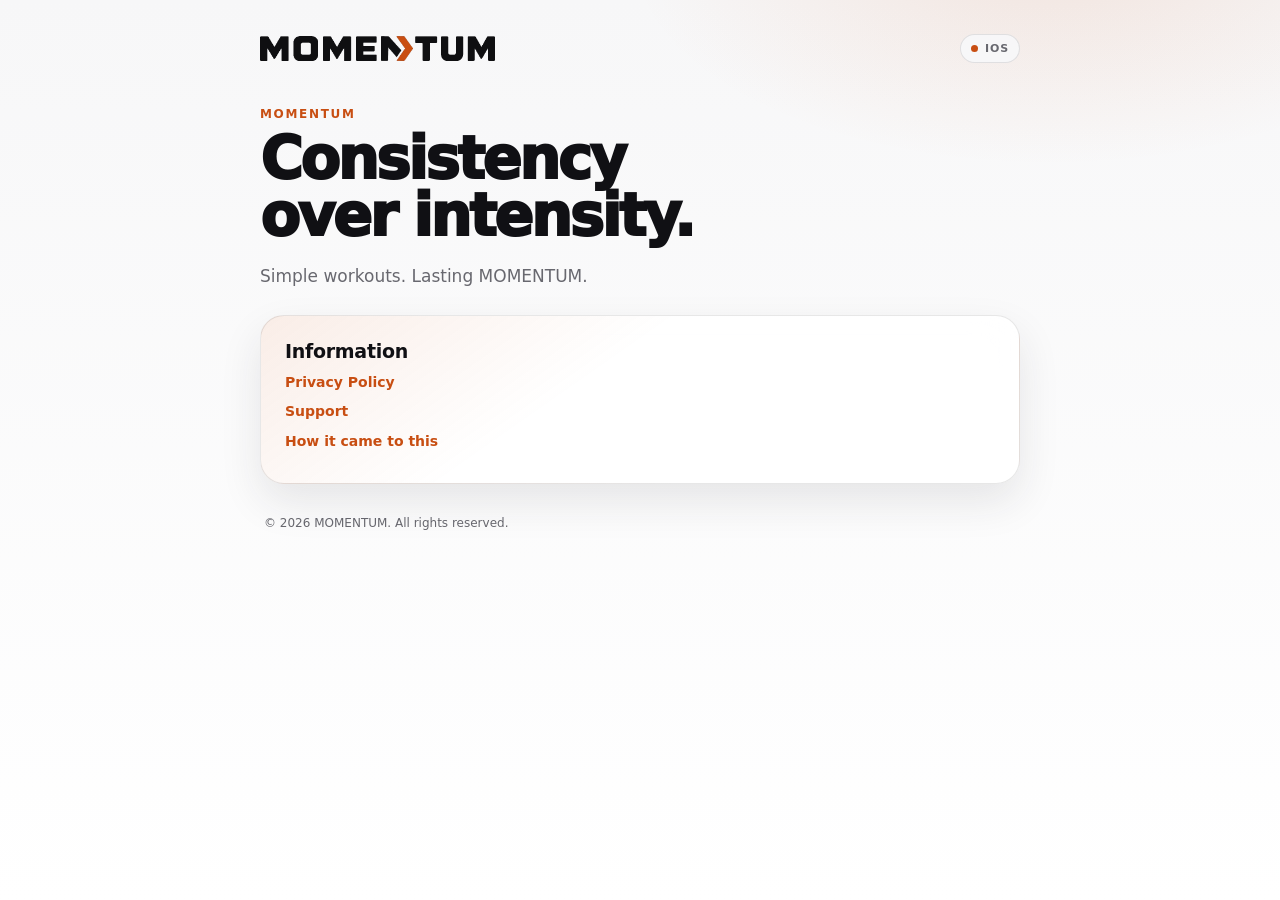
<file: index.html>
<!doctype html><html lang="en-GB"><head>
<meta charset="utf-8"><meta name="viewport" content="width=device-width,initial-scale=1">
<meta name="theme-color" content="#0b0b0d">
<title>MOMENTUM</title><link rel="stylesheet" href="assets/site.css"></head>
<body><main class="shell">
<header class="topbar">
<img class="wordmark dark" src="assets/momentum-wordmark-dark.png" alt="MOMENTUM">
<img class="wordmark light" src="assets/momentum-wordmark-light.png" alt="MOMENTUM">
<span class="badge">iOS</span></header>
<section class="hero"><div class="kicker">MOMENTUM</div><h1>Consistency<br>over intensity.</h1>
<p>Simple workouts. Lasting MOMENTUM.</p></section>
<section class="card"><h2>Information</h2><p><a href="privacy/">Privacy Policy</a></p><p><a href="support/">Support</a></p><p><a href="story/">How it came to this</a></p></section>
<footer class="footer"><div>© 2026 MOMENTUM. All rights reserved.</div></footer>
</main></body></html>
</file>
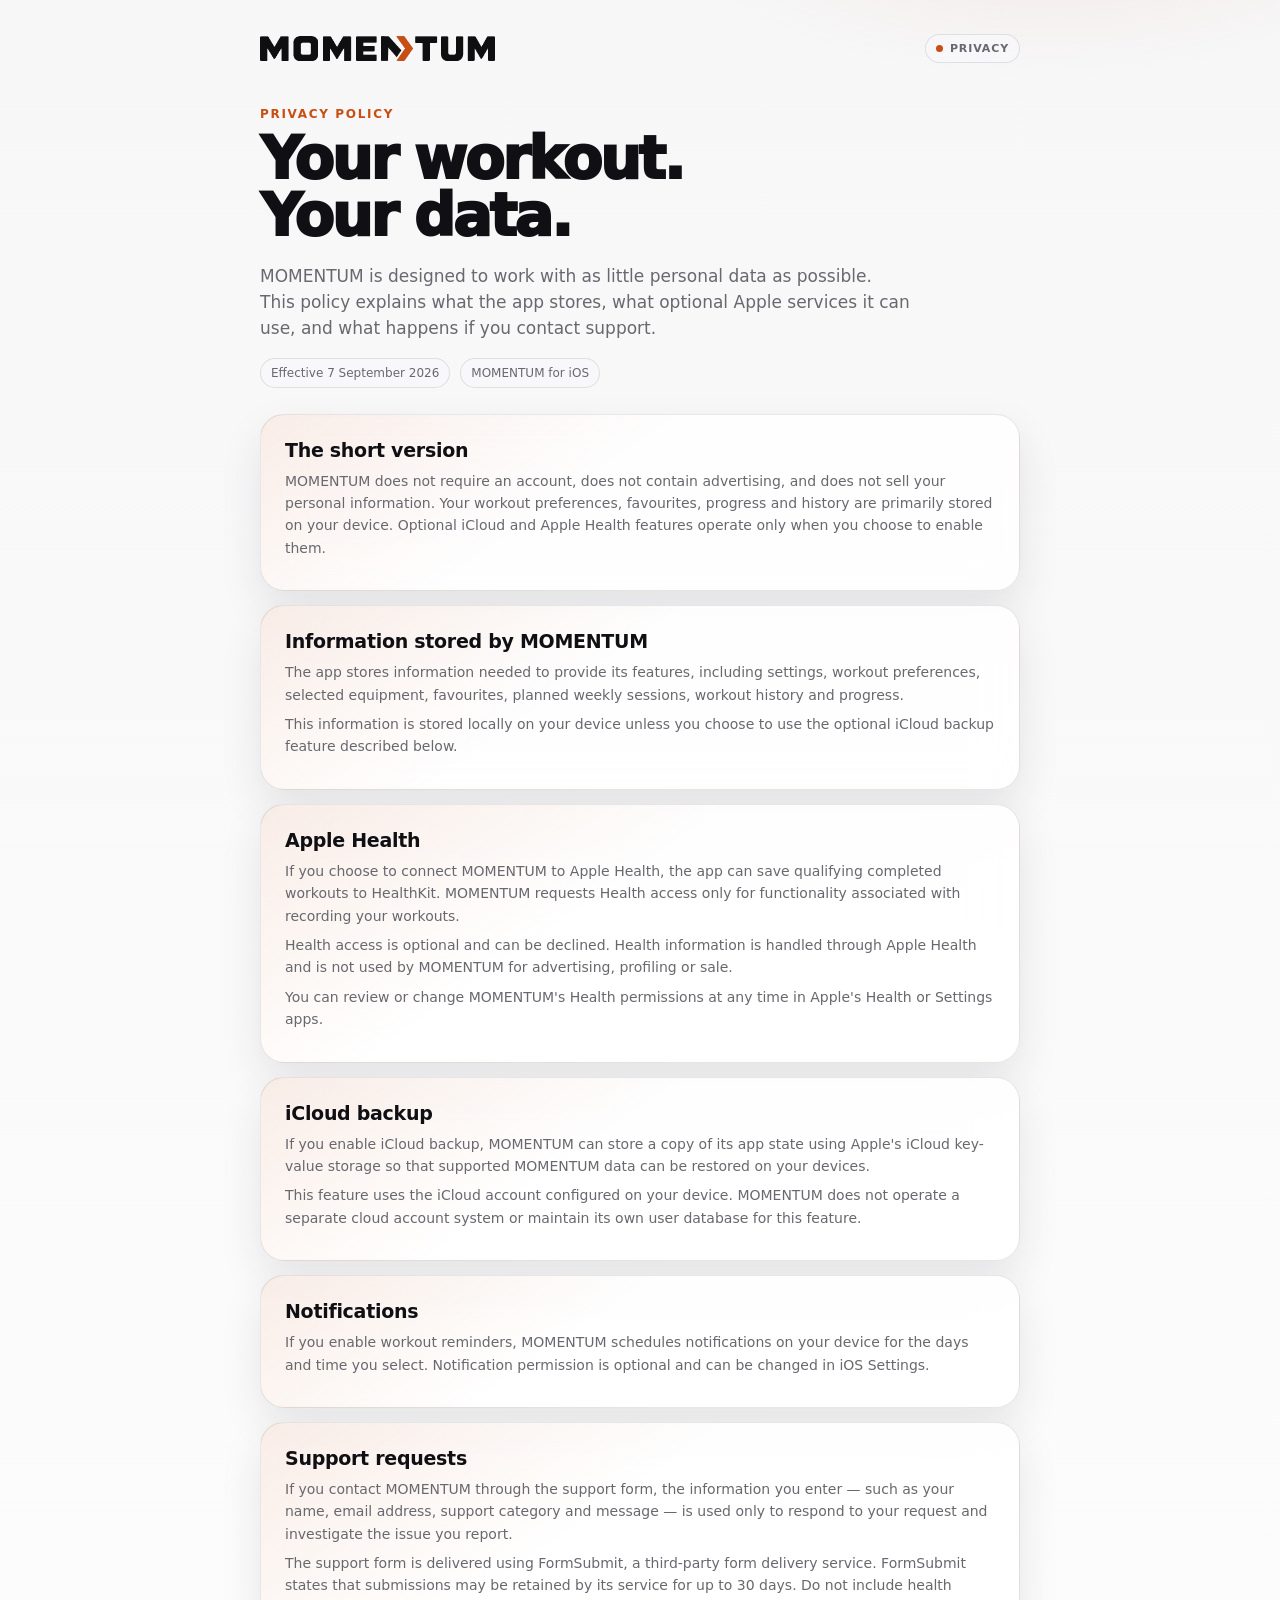
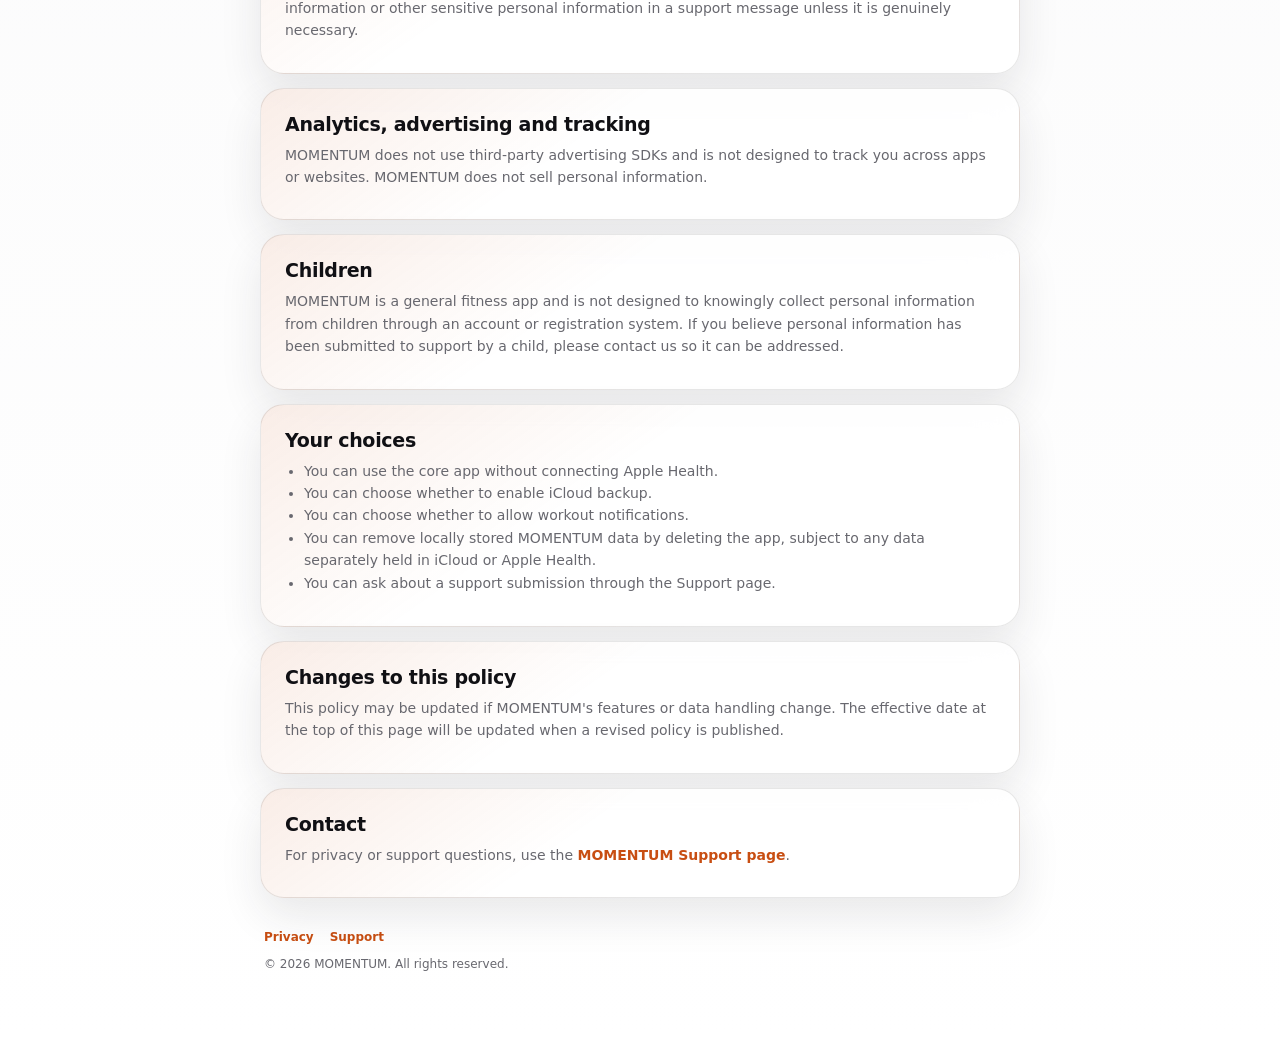
<file: privacy/index.html>
<!doctype html>
<html lang="en-GB">
<head>
<meta charset="utf-8">
<meta name="viewport" content="width=device-width,initial-scale=1,viewport-fit=cover">
<meta name="theme-color" content="#0b0b0d" media="(prefers-color-scheme: dark)">
<meta name="theme-color" content="#f7f7f8" media="(prefers-color-scheme: light)">
<title>Privacy Policy — MOMENTUM</title>
<meta name="description" content="Privacy Policy for the MOMENTUM iOS app.">
<link rel="stylesheet" href="../assets/site.css">
</head>
<body><main class="shell">
<header class="topbar">
  <a href="../" aria-label="MOMENTUM home">
    <img class="wordmark dark" src="../assets/momentum-wordmark-dark.png" alt="MOMENTUM">
    <img class="wordmark light" src="../assets/momentum-wordmark-light.png" alt="MOMENTUM">
  </a>
  <span class="badge">Privacy</span>
</header>

<section class="hero">
  <div class="kicker">Privacy Policy</div>
  <h1>Your workout.<br>Your data.</h1>
  <p>MOMENTUM is designed to work with as little personal data as possible. This policy explains what the app stores, what optional Apple services it can use, and what happens if you contact support.</p>
  <div class="meta"><span>Effective 7 September 2026</span><span>MOMENTUM for iOS</span></div>
</section>

<section class="card">
  <h2>The short version</h2>
  <p>MOMENTUM does not require an account, does not contain advertising, and does not sell your personal information. Your workout preferences, favourites, progress and history are primarily stored on your device. Optional iCloud and Apple Health features operate only when you choose to enable them.</p>
</section>

<section class="card">
  <h2>Information stored by MOMENTUM</h2>
  <p>The app stores information needed to provide its features, including settings, workout preferences, selected equipment, favourites, planned weekly sessions, workout history and progress.</p>
  <p>This information is stored locally on your device unless you choose to use the optional iCloud backup feature described below.</p>
</section>

<section class="card">
  <h2>Apple Health</h2>
  <p>If you choose to connect MOMENTUM to Apple Health, the app can save qualifying completed workouts to HealthKit. MOMENTUM requests Health access only for functionality associated with recording your workouts.</p>
  <p>Health access is optional and can be declined. Health information is handled through Apple Health and is not used by MOMENTUM for advertising, profiling or sale.</p>
  <p>You can review or change MOMENTUM's Health permissions at any time in Apple's Health or Settings apps.</p>
</section>

<section class="card">
  <h2>iCloud backup</h2>
  <p>If you enable iCloud backup, MOMENTUM can store a copy of its app state using Apple's iCloud key-value storage so that supported MOMENTUM data can be restored on your devices.</p>
  <p>This feature uses the iCloud account configured on your device. MOMENTUM does not operate a separate cloud account system or maintain its own user database for this feature.</p>
</section>

<section class="card">
  <h2>Notifications</h2>
  <p>If you enable workout reminders, MOMENTUM schedules notifications on your device for the days and time you select. Notification permission is optional and can be changed in iOS Settings.</p>
</section>

<section class="card">
  <h2>Support requests</h2>
  <p>If you contact MOMENTUM through the support form, the information you enter — such as your name, email address, support category and message — is used only to respond to your request and investigate the issue you report.</p>
  <p>The support form is delivered using FormSubmit, a third-party form delivery service. FormSubmit states that submissions may be retained by its service for up to 30 days. Do not include health information or other sensitive personal information in a support message unless it is genuinely necessary.</p>
</section>

<section class="card">
  <h2>Analytics, advertising and tracking</h2>
  <p>MOMENTUM does not use third-party advertising SDKs and is not designed to track you across apps or websites. MOMENTUM does not sell personal information.</p>
</section>

<section class="card">
  <h2>Children</h2>
  <p>MOMENTUM is a general fitness app and is not designed to knowingly collect personal information from children through an account or registration system. If you believe personal information has been submitted to support by a child, please contact us so it can be addressed.</p>
</section>

<section class="card">
  <h2>Your choices</h2>
  <ul>
    <li>You can use the core app without connecting Apple Health.</li>
    <li>You can choose whether to enable iCloud backup.</li>
    <li>You can choose whether to allow workout notifications.</li>
    <li>You can remove locally stored MOMENTUM data by deleting the app, subject to any data separately held in iCloud or Apple Health.</li>
    <li>You can ask about a support submission through the Support page.</li>
  </ul>
</section>

<section class="card">
  <h2>Changes to this policy</h2>
  <p>This policy may be updated if MOMENTUM's features or data handling change. The effective date at the top of this page will be updated when a revised policy is published.</p>
</section>

<section class="card">
  <h2>Contact</h2>
  <p>For privacy or support questions, use the <a href="../support/">MOMENTUM Support page</a>.</p>
</section>

<footer class="footer">
  <div class="footer-links"><a href="../privacy/">Privacy</a><a href="../support/">Support</a></div>
  <div>© 2026 MOMENTUM. All rights reserved.</div>
</footer>
</main></body></html>
</file>
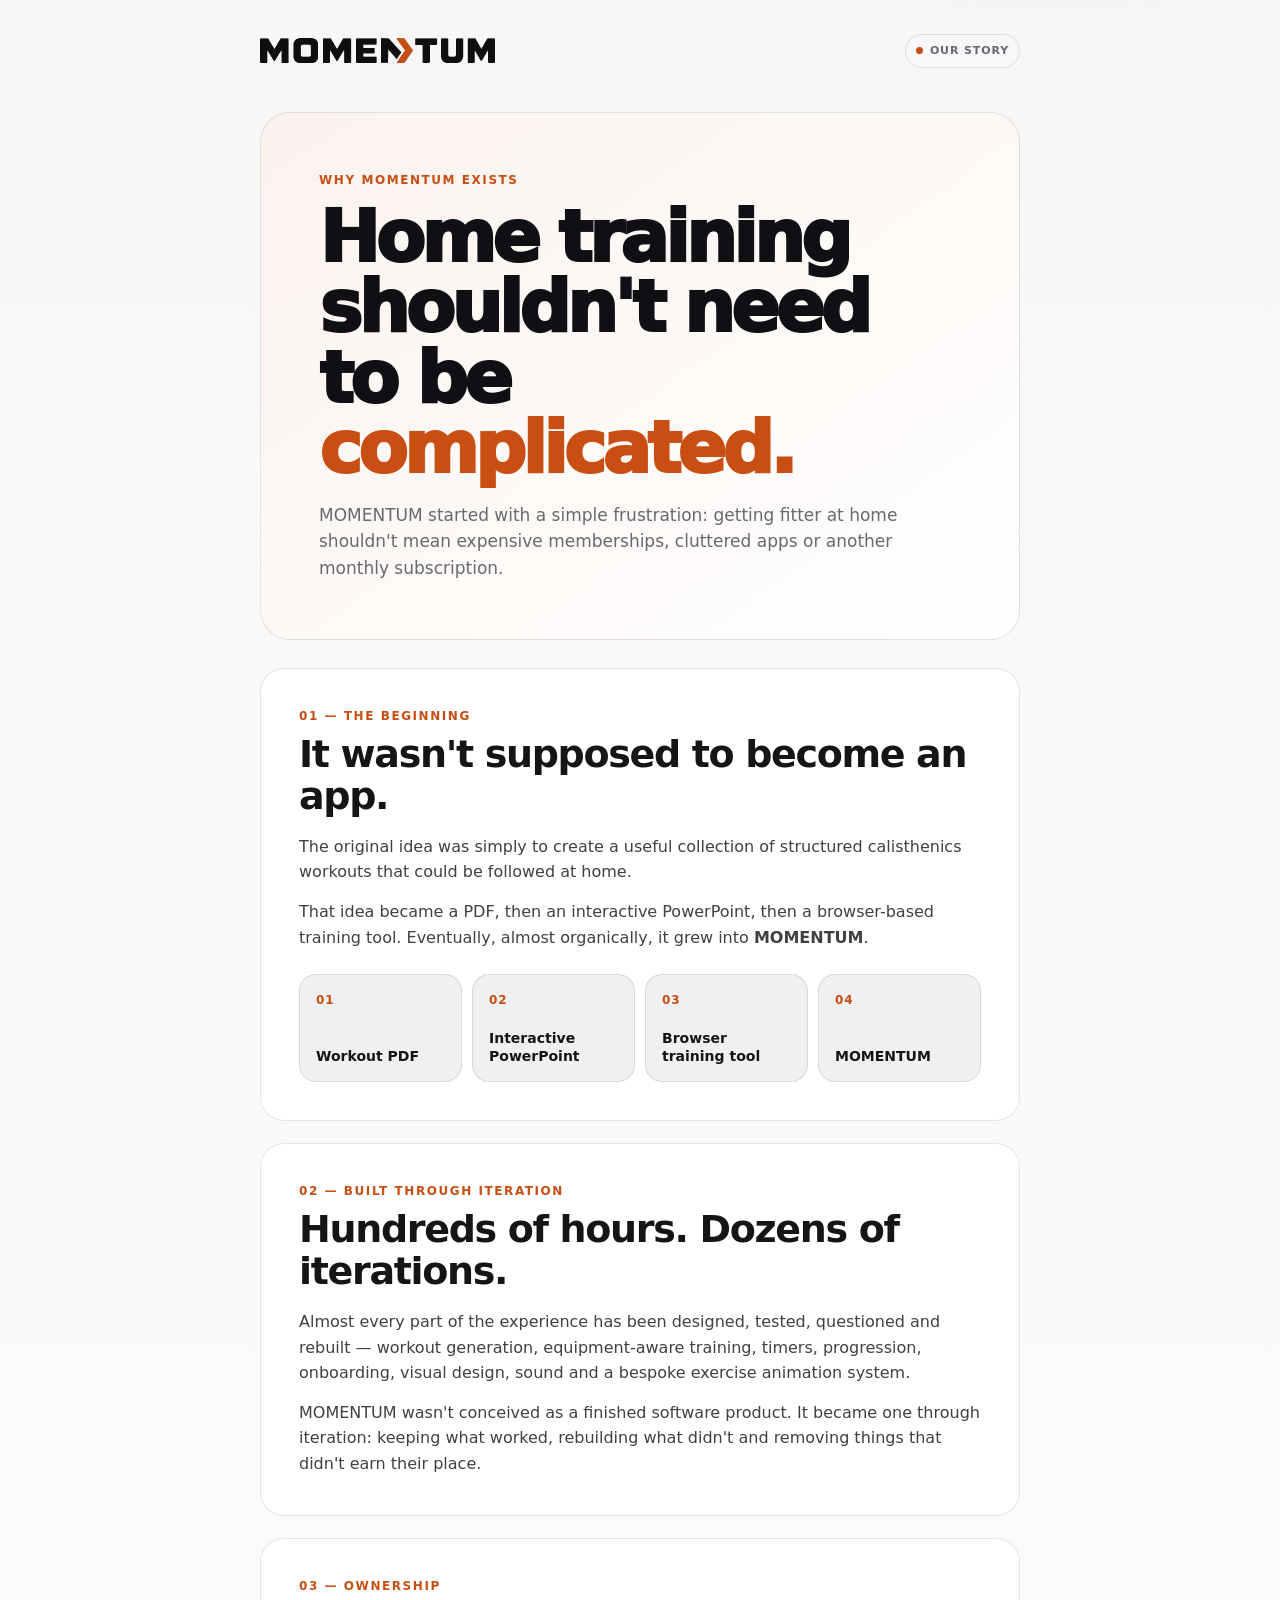
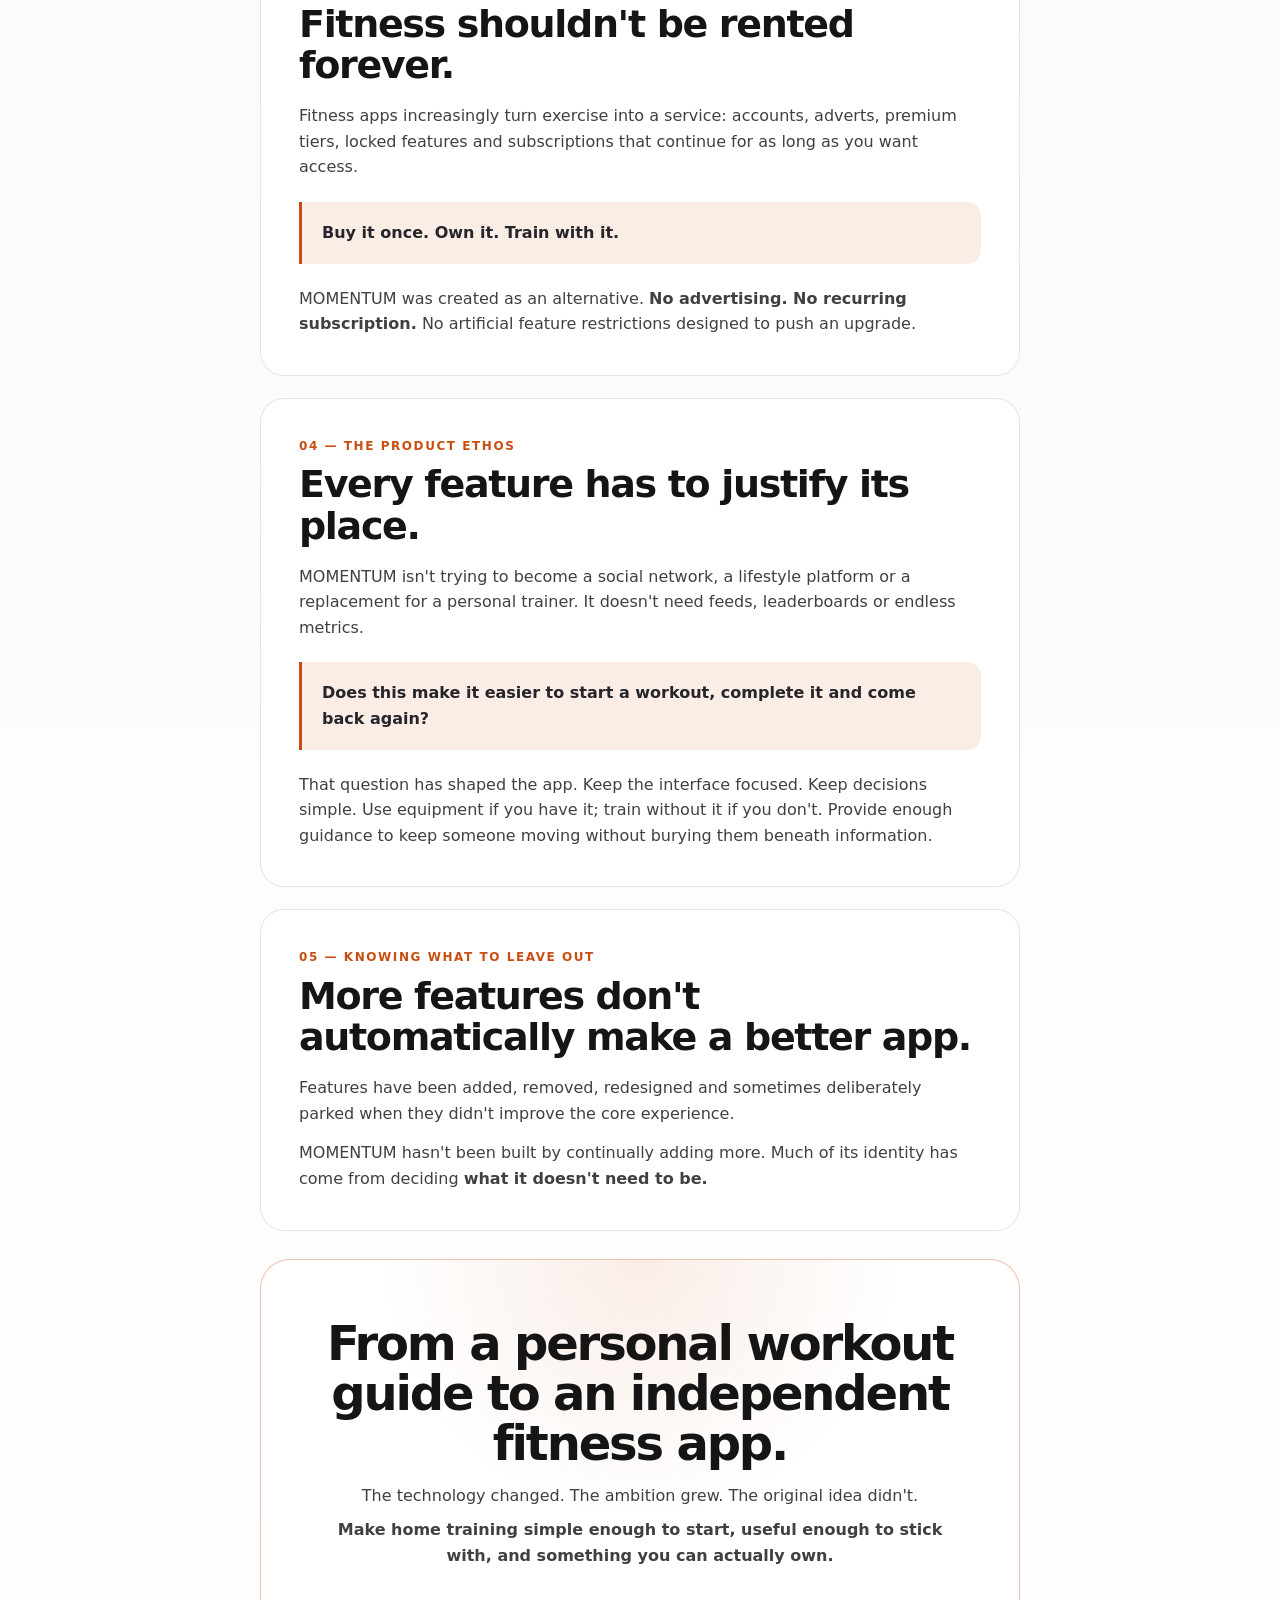
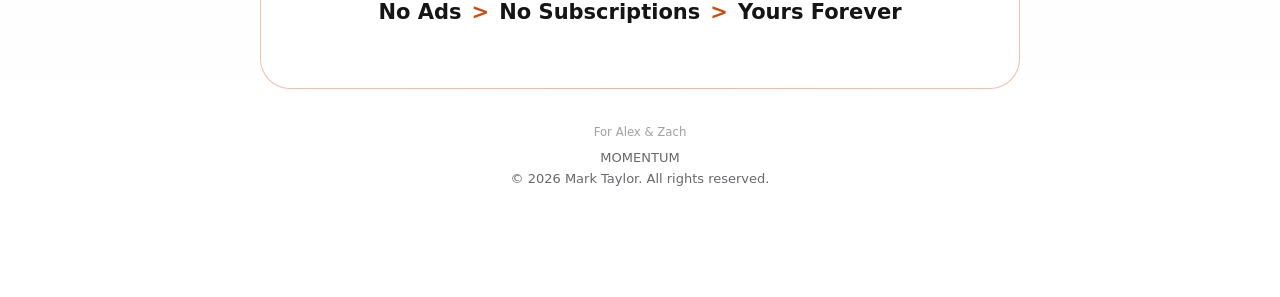
<file: story/index.html>
<!doctype html>
<html lang="en-GB">
<head>
  <meta charset="utf-8">
  <meta name="viewport" content="width=device-width,initial-scale=1,viewport-fit=cover">
<meta name="theme-color" content="#0b0b0d" media="(prefers-color-scheme: dark)">
<meta name="theme-color" content="#f7f7f8" media="(prefers-color-scheme: light)">
  <meta name="description" content="The story behind MOMENTUM — a simple home workout app with no ads and no subscriptions.">
  <title>How it came to this | MOMENTUM</title>

  <style>
    :root {
      color-scheme: light;

      --bg: #f7f7f8;
      --panel: #ffffff;
      --panel-soft: #f0f0f2;
      --text: #151515;
      --muted: #6f6f75;
      --body-text: #404044;
      --lead-text: #38383d;
      --line: rgba(0,0,0,.10);
      --header-bg: rgba(247,247,248,.80);
      --shadow: rgba(0,0,0,.08);
      --copper: #C84E12;
      --copper-soft: rgba(200,78,18,.10);
      --max: 920px;
    }

    @media (prefers-color-scheme: dark) {
      :root {
        color-scheme: dark;
        --bg: #070707;
        --panel: #111111;
        --panel-soft: #171717;
        --text: #f5f5f5;
        --muted: #a7a7a7;
        --body-text: #d1d1d1;
        --lead-text: #d5d5d5;
        --line: rgba(255,255,255,.10);
        --header-bg: rgba(7,7,7,.78);
        --shadow: rgba(0,0,0,.28);
        --copper-soft: rgba(200,78,18,.14);
      }
    }

    * { box-sizing: border-box; }

    html {
      background: var(--bg);
      scroll-behavior: smooth;
    }

    body {
      margin: 0;
      min-height: 100vh;
      background:
        radial-gradient(circle at 20% -10%, rgba(200,78,18,.12), transparent 34%),
        radial-gradient(circle at 90% 6%, rgba(200,78,18,.06), transparent 28%),
        var(--bg);
      color: var(--text);
      font-family: -apple-system, BlinkMacSystemFont, "Segoe UI", Roboto, Helvetica, Arial, sans-serif;
      line-height: 1.6;
      -webkit-font-smoothing: antialiased;
    }

    a { color: inherit; }

    @media (prefers-color-scheme: dark) {
    }

    nav {
      display: flex;
      align-items: center;
      gap: 18px;
      font-size: 14px;
      font-weight: 650;
      color: var(--muted);
    }

    nav a {
      text-decoration: none;
    }

    nav a:hover,
    nav a:focus-visible,
    nav a[aria-current="page"] {
      color: var(--text);
    }

    .eyebrow,
    .section-number {
      color: var(--copper);
      text-transform: uppercase;
      letter-spacing: .13em;
      font-size: 12px;
      font-weight: 850;
    }

    .hero {
      padding: clamp(28px, 6vw, 58px);
      border: 1px solid var(--line);
      border-radius: 30px;
      background:
        linear-gradient(145deg, rgba(200,78,18,.12), rgba(255,255,255,.025)),
        var(--panel);
      box-shadow: 0 24px 60px var(--shadow);
    }

    .hero h1 {
      max-width: 760px;
      margin: 12px 0 18px;
      font-size: clamp(42px, 7vw, 72px);
      line-height: .98;
      letter-spacing: -.055em;
    }

    .hero h1 span { color: var(--copper); }

    .lead {
      max-width: 690px;
      margin: 0;
      font-size: clamp(18px, 2.5vw, 22px);
      color: var(--lead-text);
      line-height: 1.5;
    }

    .story {
      display: grid;
      gap: 22px;
      margin-top: 28px;
    }

    .section {
      padding: clamp(24px, 4vw, 38px);
      border: 1px solid var(--line);
      border-radius: 24px;
      background: var(--panel);
    }

    .section h2 {
      margin: 8px 0 16px;
      font-size: clamp(26px, 4vw, 38px);
      line-height: 1.1;
      letter-spacing: -.035em;
    }

    .section p {
      margin: 0 0 14px;
      max-width: 760px;
      color: var(--body-text);
    }

    .section p:last-child { margin-bottom: 0; }

    .evolution {
      display: grid;
      grid-template-columns: repeat(4, 1fr);
      gap: 10px;
      margin-top: 24px;
    }

    .stage {
      min-height: 108px;
      padding: 16px;
      border-radius: 17px;
      border: 1px solid var(--line);
      background: var(--panel-soft);
      display: flex;
      flex-direction: column;
      justify-content: space-between;
      gap: 12px;
    }

    .stage span {
      color: var(--copper);
      font-size: 12px;
      font-weight: 900;
      letter-spacing: .08em;
    }

    .stage b {
      font-size: 14px;
      line-height: 1.25;
    }

    .principle,
    .question {
      margin: 22px 0;
      padding: 18px 20px;
      border-left: 3px solid var(--copper);
      border-radius: 0 14px 14px 0;
      background: var(--copper-soft);
    }

    .principle p,
    .question {
      color: var(--text);
      font-weight: 800;
    }

    .manifesto {
      margin-top: 28px;
      padding: clamp(34px, 6vw, 58px);
      border-radius: 30px;
      text-align: center;
      border: 1px solid rgba(200,78,18,.34);
      background:
        radial-gradient(circle at 50% 0%, rgba(200,78,18,.18), transparent 45%),
        var(--panel);
    }

    .manifesto .mark {
      width: 58px;
      height: 58px;
      object-fit: contain;
      margin-bottom: 14px;
    }

    .manifesto h2 {
      max-width: 700px;
      margin: 0 auto 14px;
      font-size: clamp(30px, 5vw, 48px);
      line-height: 1.05;
      letter-spacing: -.045em;
    }

    .manifesto p {
      max-width: 700px;
      margin: 9px auto;
      color: var(--body-text);
    }

    .promise {
      margin-top: 28px;
      display: flex;
      justify-content: center;
      align-items: center;
      flex-wrap: wrap;
      gap: 10px;
      font-size: clamp(16px, 2.8vw, 21px);
      font-weight: 900;
    }

    .promise .sep { color: var(--copper); }

    footer {
      padding: 34px 0 44px;
      color: var(--muted);
      font-size: 13px;
      text-align: center;
    }


    @media (prefers-color-scheme: light) {
      .hero {
        background:
          linear-gradient(145deg, rgba(200,78,18,.07), rgba(255,255,255,.72)),
          var(--panel);
      }

      .section {
        background: rgba(255,255,255,.92);
      }

      .manifesto {
        background:
          radial-gradient(circle at 50% 0%, rgba(200,78,18,.10), transparent 45%),
          var(--panel);
      }
    }


    @media (prefers-color-scheme: light) {
      html, body { background-color: #f7f7f8; color: #151515; }
      .section, .hero, .manifesto { color: #151515; }
    }

    @media (prefers-color-scheme: dark) {
      html, body { background-color: #070707; color: #f5f5f5; }
    }

    @media (max-width: 700px) {

      nav { gap: 12px; font-size: 13px; }

      main { padding-top: 34px; }

      .evolution { grid-template-columns: repeat(2, 1fr); }
    }

    @media (max-width: 480px) {

      nav a:first-child { display: none; }

      .hero,
      .manifesto { border-radius: 24px; }

      .section { border-radius: 20px; }

      .evolution { grid-template-columns: 1fr; }
    }
  </style>
<link rel="stylesheet" href="../assets/site.css">
</head>

<body><main class="shell">
<header class="topbar">
      <a href="../" aria-label="MOMENTUM home">
        <img class="wordmark dark" src="../assets/momentum-wordmark-dark.png" alt="MOMENTUM">
        <img class="wordmark light" src="../assets/momentum-wordmark-light.png" alt="MOMENTUM">
      </a>
      <span class="badge">Our Story</span>
    </header>
    <section class="hero">
      <div class="eyebrow">Why MOMENTUM exists</div>
      <h1>Home training shouldn't need to be <span>complicated.</span></h1>
      <p class="lead">
        MOMENTUM started with a simple frustration: getting fitter at home shouldn't
        mean expensive memberships, cluttered apps or another monthly subscription.
      </p>
    </section>

    <div class="story">
      <section class="section">
        <div class="section-number">01 — The beginning</div>
        <h2>It wasn't supposed to become an app.</h2>
        <p>
          The original idea was simply to create a useful collection of structured
          calisthenics workouts that could be followed at home.
        </p>
        <p>
          That idea became a PDF, then an interactive PowerPoint, then a browser-based
          training tool. Eventually, almost organically, it grew into <strong>MOMENTUM</strong>.
        </p>

        <div class="evolution" aria-label="MOMENTUM development evolution">
          <div class="stage"><span>01</span><b>Workout PDF</b></div>
          <div class="stage"><span>02</span><b>Interactive PowerPoint</b></div>
          <div class="stage"><span>03</span><b>Browser training tool</b></div>
          <div class="stage"><span>04</span><b>MOMENTUM</b></div>
        </div>
      </section>

      <section class="section">
        <div class="section-number">02 — Built through iteration</div>
        <h2>Hundreds of hours. Dozens of iterations.</h2>
        <p>
          Almost every part of the experience has been designed, tested, questioned
          and rebuilt — workout generation, equipment-aware training, timers,
          progression, onboarding, visual design, sound and a bespoke exercise
          animation system.
        </p>
        <p>
          MOMENTUM wasn't conceived as a finished software product. It became one
          through iteration: keeping what worked, rebuilding what didn't and removing
          things that didn't earn their place.
        </p>
      </section>

      <section class="section">
        <div class="section-number">03 — Ownership</div>
        <h2>Fitness shouldn't be rented forever.</h2>
        <p>
          Fitness apps increasingly turn exercise into a service: accounts, adverts,
          premium tiers, locked features and subscriptions that continue for as long
          as you want access.
        </p>

        <div class="principle">
          <p>Buy it once. Own it. Train with it.</p>
        </div>

        <p>
          MOMENTUM was created as an alternative. <strong>No advertising. No recurring
          subscription.</strong> No artificial feature restrictions designed to push
          an upgrade.
        </p>
      </section>

      <section class="section">
        <div class="section-number">04 — The product ethos</div>
        <h2>Every feature has to justify its place.</h2>
        <p>
          MOMENTUM isn't trying to become a social network, a lifestyle platform or a
          replacement for a personal trainer. It doesn't need feeds, leaderboards or
          endless metrics.
        </p>

        <div class="question">
          Does this make it easier to start a workout, complete it and come back again?
        </div>

        <p>
          That question has shaped the app. Keep the interface focused. Keep decisions
          simple. Use equipment if you have it; train without it if you don't. Provide
          enough guidance to keep someone moving without burying them beneath information.
        </p>
      </section>

      <section class="section">
        <div class="section-number">05 — Knowing what to leave out</div>
        <h2>More features don't automatically make a better app.</h2>
        <p>
          Features have been added, removed, redesigned and sometimes deliberately
          parked when they didn't improve the core experience.
        </p>
        <p>
          MOMENTUM hasn't been built by continually adding more. Much of its identity
          has come from deciding <strong>what it doesn't need to be.</strong>
        </p>
      </section>
    </div>

    <section class="manifesto">
      <h2>From a personal workout guide to an independent fitness app.</h2>
      <p>The technology changed. The ambition grew. The original idea didn't.</p>
      <p>
        <strong>
          Make home training simple enough to start, useful enough to stick with,
          and something you can actually own.
        </strong>
      </p>

      <div class="promise" aria-label="No Ads, No Subscriptions, Yours Forever">
        <span>No Ads</span>
        <span class="sep" aria-hidden="true">&gt;</span>
        <span>No Subscriptions</span>
        <span class="sep" aria-hidden="true">&gt;</span>
        <span>Yours Forever</span>
      </div>
    </section>
  <footer>
    <div class="wrap">
      <div style="opacity:.62;font-size:.9em;margin-bottom:6px;">For Alex &amp; Zach</div>
      MOMENTUM<br>
      © 2026 Mark Taylor. All rights reserved.
    </div>
  </footer>
</main></body>
</html>
</file>
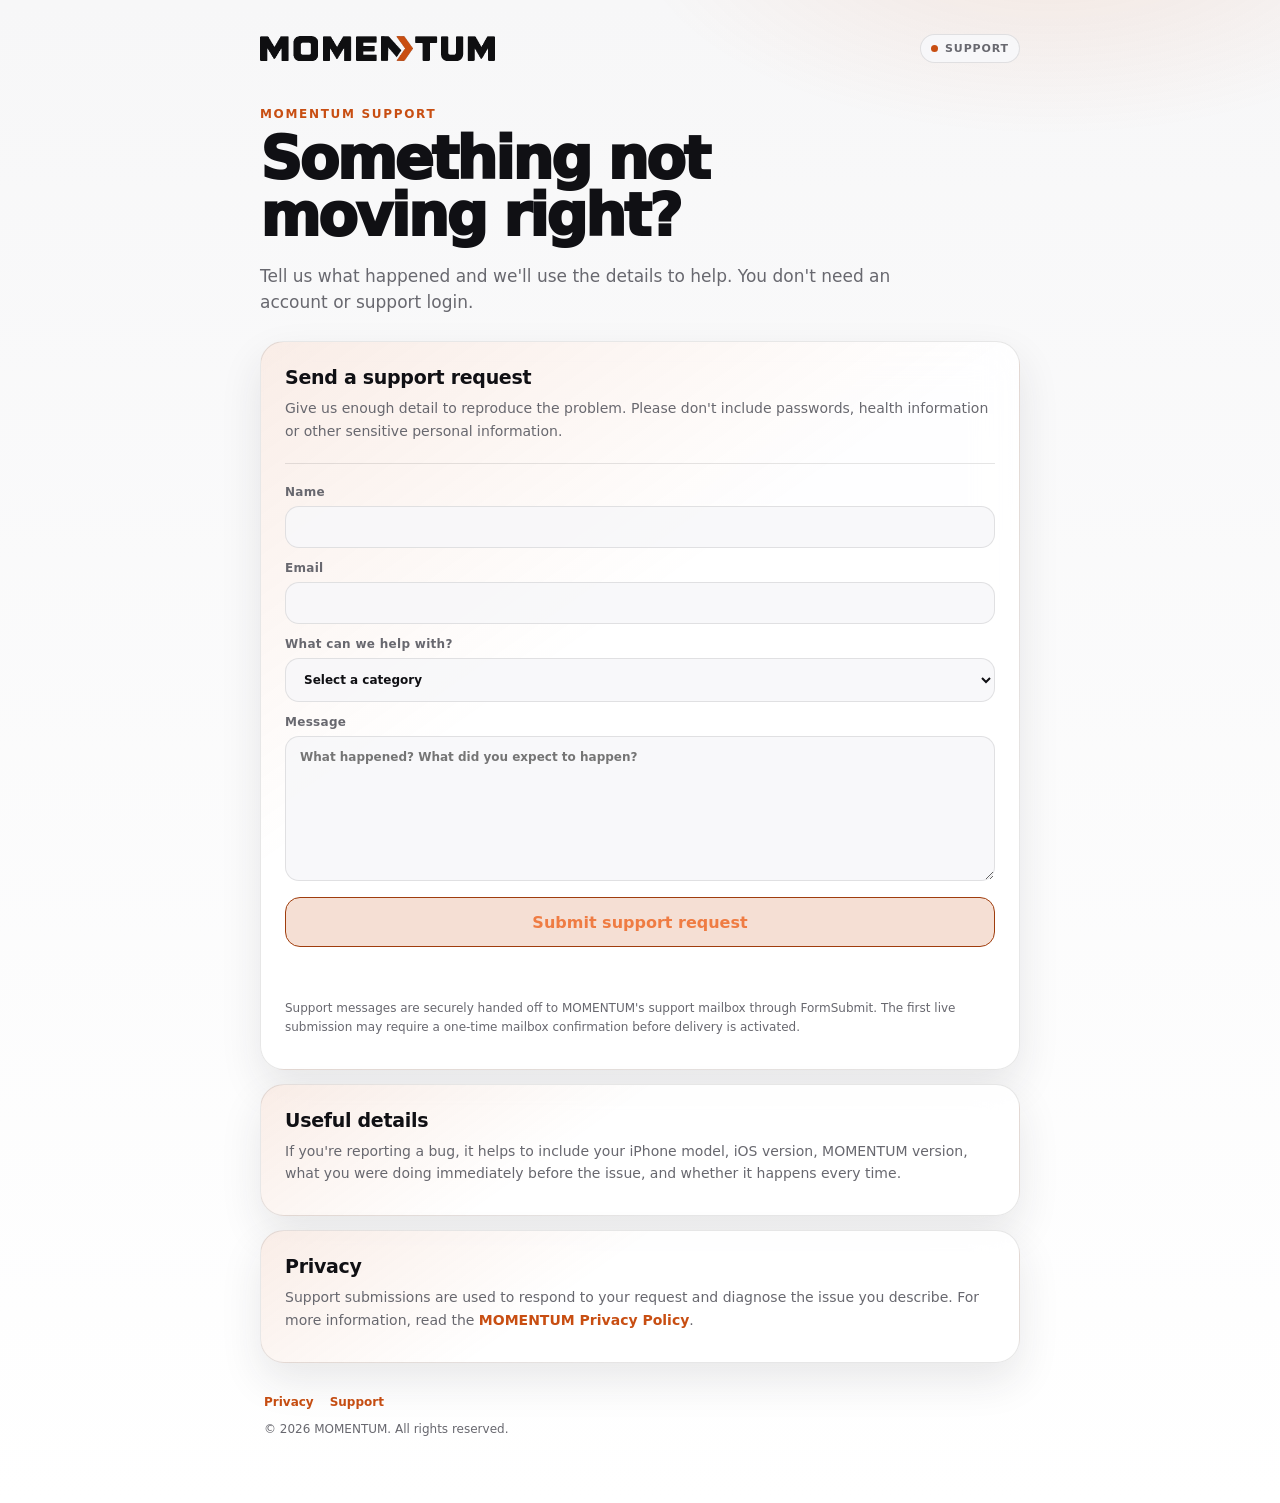
<file: support/index.html>
<!doctype html>
<html lang="en-GB">
<head>
<meta charset="utf-8">
<meta name="viewport" content="width=device-width,initial-scale=1,viewport-fit=cover">
<meta name="theme-color" content="#0b0b0d" media="(prefers-color-scheme: dark)">
<meta name="theme-color" content="#f7f7f8" media="(prefers-color-scheme: light)">
<title>Support — MOMENTUM</title>
<meta name="description" content="Support for the MOMENTUM iOS app.">
<link rel="stylesheet" href="../assets/site.css">
</head>
<body><main class="shell">
<header class="topbar">
  <a href="../" aria-label="MOMENTUM home">
    <img class="wordmark dark" src="../assets/momentum-wordmark-dark.png" alt="MOMENTUM">
    <img class="wordmark light" src="../assets/momentum-wordmark-light.png" alt="MOMENTUM">
  </a>
  <span class="badge">Support</span>
</header>

<section class="hero">
  <div class="kicker">MOMENTUM Support</div>
  <h1>Something not<br>moving right?</h1>
  <p>Tell us what happened and we'll use the details to help. You don't need an account or support login.</p>
</section>

<section class="card">
  <h2>Send a support request</h2>
  <p>Give us enough detail to reproduce the problem. Please don't include passwords, health information or other sensitive personal information.</p>
  <div class="rule"></div>

  <form id="supportForm" class="form-grid" autocomplete="on">
    <label>Name
      <input type="text" name="name" autocomplete="name" maxlength="100" required>
    </label>

    <label>Email
      <input type="email" name="email" autocomplete="email" maxlength="180" required>
    </label>

    <label>What can we help with?
      <select name="category" required>
        <option value="" selected disabled>Select a category</option>
        <option>App problem</option>
        <option>Workout or exercise</option>
        <option>Apple Health</option>
        <option>iCloud restore</option>
        <option>Notifications or sound</option>
        <option>Accessibility</option>
        <option>Privacy</option>
        <option>Feedback or suggestion</option>
        <option>Other</option>
      </select>
    </label>

    <label>Message
      <textarea name="message" maxlength="5000" placeholder="What happened? What did you expect to happen?" required></textarea>
    </label>

    <input class="honeypot" type="text" name="_honey" tabindex="-1" autocomplete="off" aria-hidden="true">
    <input type="hidden" name="_subject" value="MOMENTUM support request">
    <input type="hidden" name="_template" value="table">

    <button id="submitButton" type="submit">Submit support request</button>
    <div class="form-status" id="formStatus" role="status" aria-live="polite"></div>
  </form>

  <p class="small-note">Support messages are securely handed off to MOMENTUM's support mailbox through FormSubmit. The first live submission may require a one-time mailbox confirmation before delivery is activated.</p>
</section>

<section class="card">
  <h2>Useful details</h2>
  <p>If you're reporting a bug, it helps to include your iPhone model, iOS version, MOMENTUM version, what you were doing immediately before the issue, and whether it happens every time.</p>
</section>

<section class="card">
  <h2>Privacy</h2>
  <p>Support submissions are used to respond to your request and diagnose the issue you describe. For more information, read the <a href="../privacy/">MOMENTUM Privacy Policy</a>.</p>
</section>

<footer class="footer">
  <div class="footer-links"><a href="../privacy/">Privacy</a><a href="../support/">Support</a></div>
  <div>© 2026 MOMENTUM. All rights reserved.</div>
</footer>
</main>

<script>
(() => {
  const form = document.getElementById('supportForm');
  const status = document.getElementById('formStatus');
  const button = document.getElementById('submitButton');

  form.addEventListener('submit', async (event) => {
    event.preventDefault();

    if (!form.reportValidity()) return;

    button.disabled = true;
    status.className = 'form-status';
    status.textContent = 'Sending…';

    const data = Object.fromEntries(new FormData(form).entries());
    delete data._honey;

    try {
      const response = await fetch('https://formsubmit.co/ajax/momentum_app@icloud.com', {
        method: 'POST',
        headers: {
          'Content-Type': 'application/json',
          'Accept': 'application/json'
        },
        body: JSON.stringify(data)
      });

      const result = await response.json().catch(() => ({}));
      if (!response.ok || result.success === false) throw new Error('Submission failed');

      form.reset();
      status.className = 'form-status success';
      status.textContent = 'Sent. Thanks — your support request is on its way.';
    } catch (error) {
      status.className = 'form-status error';
      status.textContent = 'That didn’t send. Please try again in a moment.';
    } finally {
      button.disabled = false;
    }
  });
})();
</script>
</body></html>
</file>
<file: assets/site.css>
:root{
  --bg:#0b0b0d;
  --bg2:#101014;
  --card:rgba(25,25,29,.78);
  --card2:rgba(31,31,36,.72);
  --text:#f5f5f7;
  --heading:#ffffff;
  --muted:#a8a8af;
  --divider:rgba(255,255,255,.10);
  --glass-border:rgba(255,255,255,.11);
  --accent:#c84e12;
  --accent2:#e2672b;
  --accent-soft:rgba(200,78,18,.14);
  --shadow:0 18px 46px rgba(0,0,0,.28);
  color-scheme:dark;
}
@media (prefers-color-scheme: light){
  :root{
    --bg:#f7f7f8;
    --bg2:#ffffff;
    --card:rgba(255,255,255,.86);
    --card2:rgba(248,248,250,.9);
    --text:#25252a;
    --heading:#101014;
    --muted:#68686f;
    --divider:rgba(20,20,25,.11);
    --glass-border:rgba(20,20,25,.10);
    --accent-soft:rgba(200,78,18,.10);
    --shadow:0 18px 42px rgba(35,35,45,.10);
    color-scheme:light;
  }
}
*{box-sizing:border-box}
html{background:var(--bg)}
body{
  margin:0;
  min-height:100vh;
  background:
    radial-gradient(680px 340px at 82% -5%, rgba(200,78,18,.11), transparent 62%),
    linear-gradient(180deg,var(--bg),var(--bg2));
  color:var(--text);
  font-family:-apple-system,BlinkMacSystemFont,"SF Pro Text","SF Pro Display",Inter,system-ui,sans-serif;
  -webkit-font-smoothing:antialiased;
}
.shell{width:min(760px,calc(100% - 32px));margin:0 auto;padding:34px 0 64px}
.topbar{display:flex;align-items:center;justify-content:space-between;margin-bottom:44px}
.wordmark{display:block;width:min(235px,62vw);height:auto}
.wordmark.light{display:none}
@media (prefers-color-scheme:light){
  .wordmark.dark{display:none}
  .wordmark.light{display:block}
}
.badge{
  display:inline-flex;align-items:center;gap:7px;
  padding:7px 10px;border:1px solid var(--glass-border);border-radius:999px;
  background:var(--card2);color:var(--muted);font-size:11px;font-weight:800;
  letter-spacing:.08em;text-transform:uppercase
}
.badge::before{content:"";width:7px;height:7px;border-radius:50%;background:var(--accent)}
.hero{margin-bottom:26px}
.kicker{color:var(--accent);font-size:12px;font-weight:900;letter-spacing:.14em;text-transform:uppercase;margin-bottom:10px}
h1{margin:0;color:var(--heading);font-size:clamp(36px,8vw,58px);line-height:.98;letter-spacing:-.045em;font-weight:950}
.hero p{font-size:17px;line-height:1.55;color:var(--muted);margin:18px 0 0;max-width:650px}
.card{
  position:relative;
  padding:24px;
  margin-top:14px;
  border:1px solid var(--glass-border);
  border-radius:24px;
  background:
    linear-gradient(145deg,var(--accent-soft),transparent 42%),
    var(--card);
  box-shadow:var(--shadow);
  -webkit-backdrop-filter:blur(22px) saturate(140%);
  backdrop-filter:blur(22px) saturate(140%);
}
.card h2{font-size:19px;color:var(--heading);margin:0 0 9px;font-weight:900;letter-spacing:-.015em}
.card h3{font-size:15px;color:var(--heading);margin:19px 0 7px;font-weight:850}
.card p,.card li{font-size:14px;line-height:1.6;color:var(--muted)}
.card p{margin:7px 0}
.card ul{padding-left:19px;margin:8px 0}
.card strong{color:var(--text)}
a{color:var(--accent);text-decoration:none;font-weight:750}
a:hover{text-decoration:underline}
.rule{height:1px;background:var(--divider);margin:21px 0}
.meta{display:flex;gap:10px;flex-wrap:wrap;margin-top:16px}
.meta span{font-size:12px;color:var(--muted);padding:7px 10px;border-radius:999px;background:var(--card2);border:1px solid var(--divider)}
.form-grid{display:grid;gap:13px}
label{font-size:12px;color:var(--muted);font-weight:800;letter-spacing:.025em}
input,select,textarea{
  width:100%;margin-top:7px;padding:13px 14px;border-radius:14px;
  border:1px solid var(--glass-border);background:var(--card2);
  color:var(--heading);font:inherit;outline:none
}
textarea{min-height:145px;resize:vertical}
input:focus,select:focus,textarea:focus{border-color:rgba(200,78,18,.72);box-shadow:0 0 0 3px rgba(200,78,18,.10)}
button{
  width:100%;min-height:50px;border-radius:15px;border:1px solid #9f3d0d;
  background:rgba(200,78,18,.18);color:#ef7c43;font:inherit;font-weight:900;
  cursor:pointer;transition:.15s ease
}
button:hover{background:rgba(200,78,18,.24)}
button:disabled{opacity:.6;cursor:wait}
.form-status{min-height:20px;margin-top:12px;font-size:13px;color:var(--muted)}
.form-status.success{color:#64bd79}
.form-status.error{color:#ff6961}
.honeypot{position:absolute!important;left:-9999px!important;opacity:0!important;pointer-events:none!important}
.footer{margin-top:30px;padding:0 4px;color:var(--muted);font-size:12px;line-height:1.6}
.footer-links{display:flex;gap:16px;flex-wrap:wrap;margin-bottom:8px}
.footer a{font-weight:700}
.small-note{font-size:12px!important;color:var(--muted)!important}
@media(max-width:560px){
  .shell{width:min(100% - 22px,760px);padding-top:22px}
  .topbar{margin-bottom:34px}
  .card{padding:19px;border-radius:21px}
}
</file>
